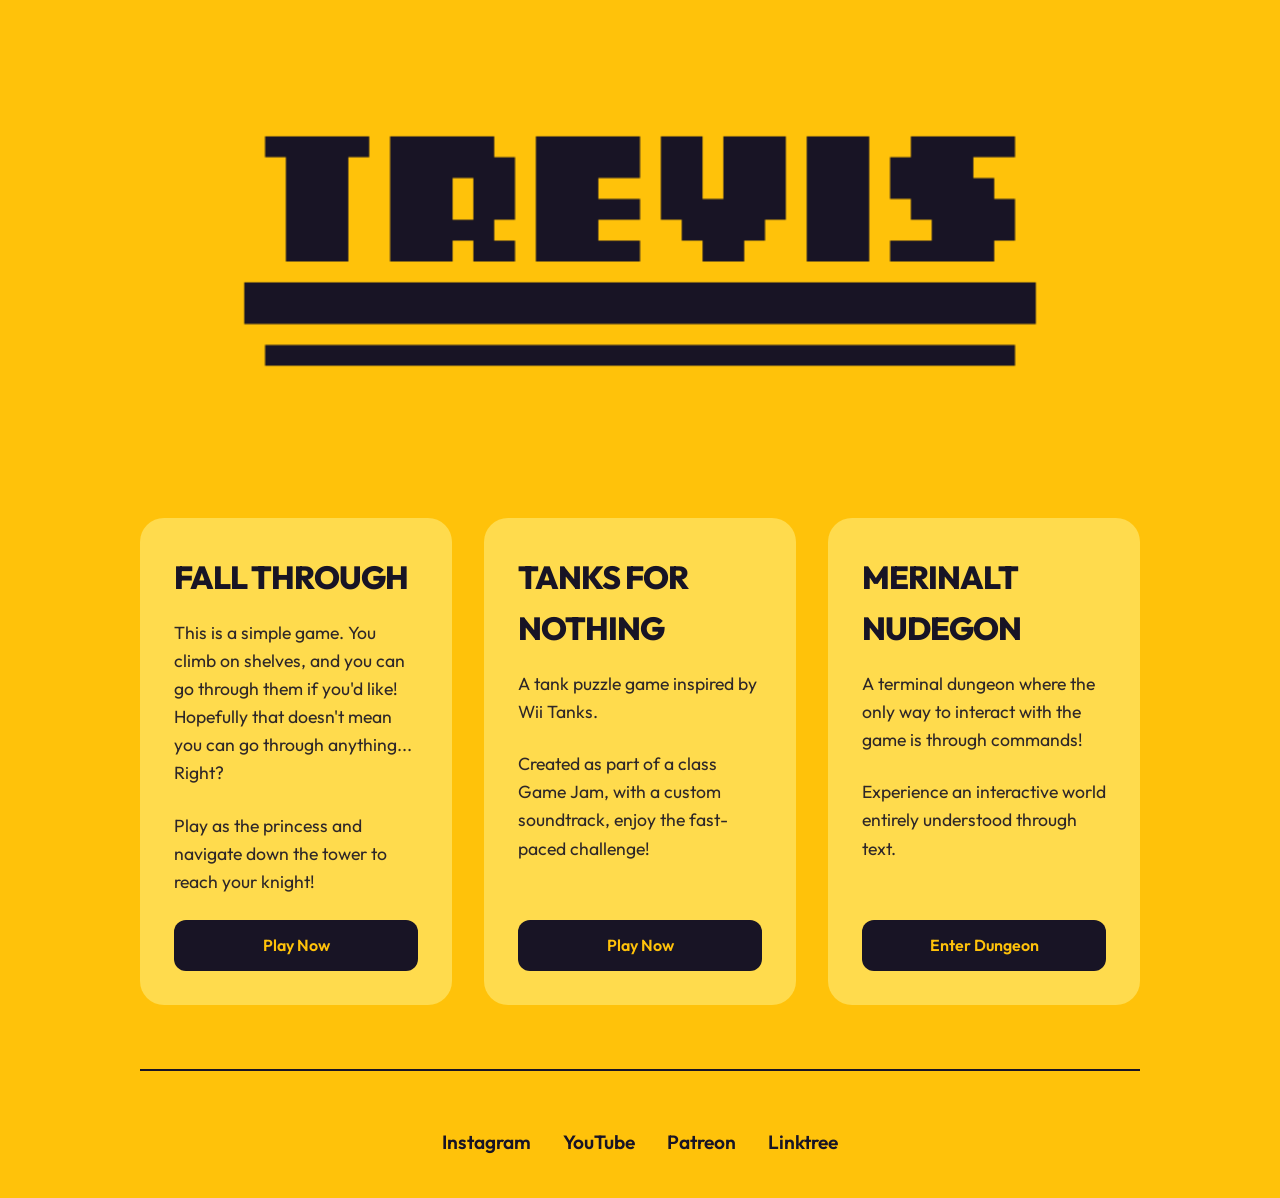
<file: index.html>
<!DOCTYPE html>
<html lang="en">

<head>
    <meta charset="UTF-8">
    <meta http-equiv="X-UA-Compatible" content="IE=edge">
    <meta name="viewport" content="width=device-width, initial-scale=1.0">
    <title>Trevorgames</title>
    <link rel="stylesheet" href="styles/style.css">
    <link rel="shortcut icon" type="x-icon" href="resources/images/profile.png">
</head>

<body>
    <div id="banner">
        <img src="resources/images/banner.png" alt="Trevis Game Dev Banner">
    </div>

    <div id="content">
        <a href="https://trevisgames.itch.io/fall-through" class="game-card" target="_blank">
            <div>
                <h2>Fall Through</h2>
                <p>This is a simple game. You climb on shelves, and you can go through them if you'd like! Hopefully
                    that doesn't mean you can go through anything... Right?</p>
                <p>Play as the princess and navigate down the tower to reach your knight!</p>
            </div>
            <span class="btn">Play Now</span>
        </a>

        <a href="https://lluisem.itch.io/tanks-for-nothing" class="game-card" target="_blank">
            <div>
                <h2>Tanks For Nothing</h2>
                <p>A tank puzzle game inspired by Wii Tanks.</p>
                <p>Created as part of a class Game Jam, with a custom soundtrack, enjoy the fast-paced challenge!</p>
            </div>
            <span class="btn">Play Now</span>
        </a>


        <a href="MerinaltNudegon/index.html" class="game-card" target="_blank">
            <div>
                <h2>Merinalt Nudegon</h2>
                <p>A terminal dungeon where the only way to interact with the game is through commands! </p>
                <p>Experience an interactive world entirely understood through text.</p>
            </div>
            <span class="btn">Enter Dungeon</span>
        </a>

    </div>

    <div id="footer">
        <a href="https://instagram.com/trevisgamedev" class="footer-link" target="_blank">Instagram</a>
        <a href="https://www.youtube.com/@TrevisGameDev" class="footer-link" target="_blank">YouTube</a>
        <a href="https://www.patreon.com/TrevisGameDev" class="footer-link" target="_blank">Patreon</a>
        <a href="https://linktr.ee/TrevisGameDev" class="footer-link" target="_blank">Linktree</a>
    </div>
</body>

</html>
</file>
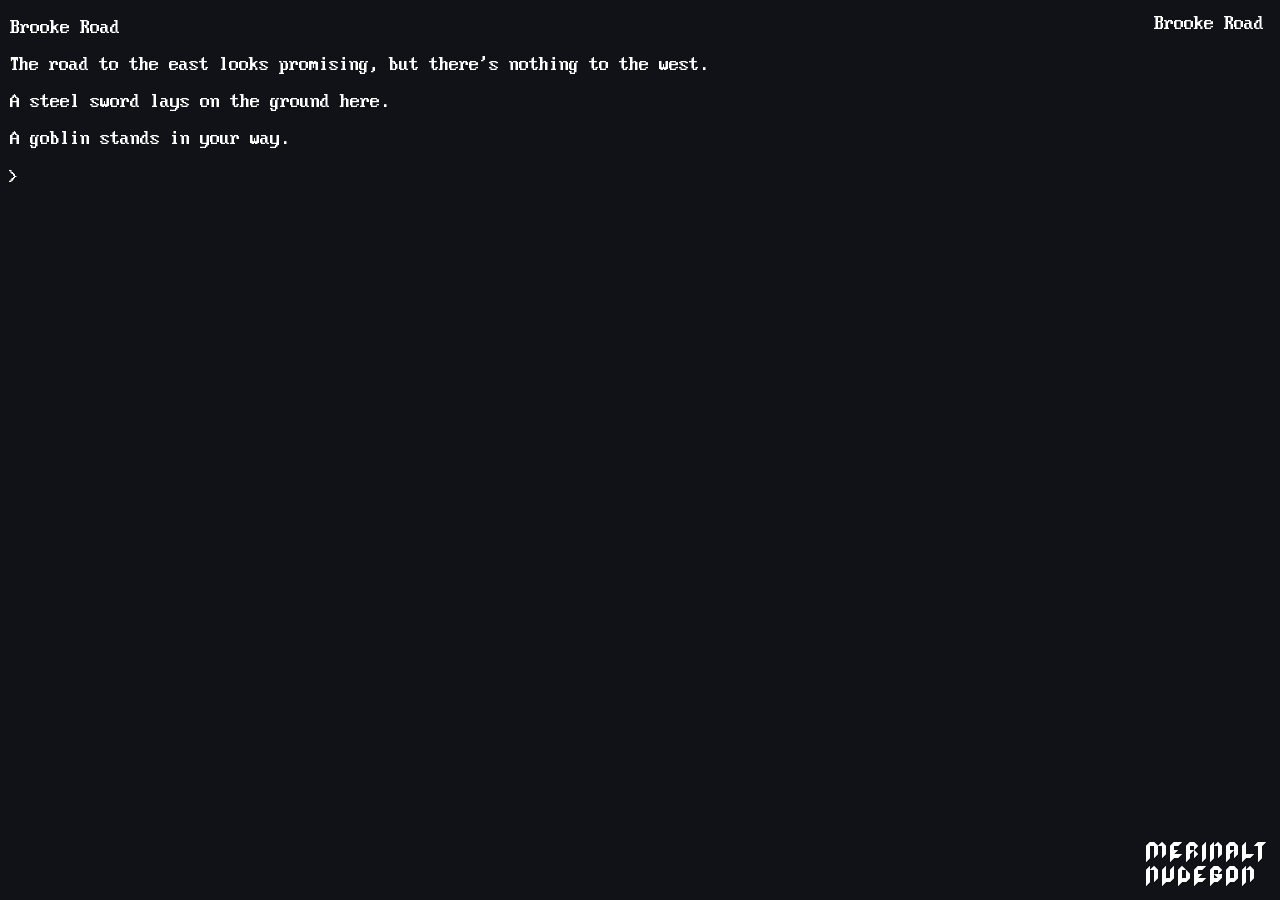
<file: MerinaltNudegon/index.html>
<!DOCTYPE html>
<html lang="en">
<head>
    <meta charset="UTF-8">
    <meta http-equiv="X-UA-Compatible" content="IE=edge">
    <meta name="viewport" content="width=device-width, initial-scale=1.0">
    <title>Merinalt Nudegon</title>
    <link rel="stylesheet" href="style.css">
    <link rel="shortcut icon" type="x-icon" href="images/misc/browser_logo.png">
</head>
<body>  
    <div id="Dungeon">
        <div id="terminal-output"></div>
        <div id="terminal-input">
            <span>>&nbsp</span>
            <input type="text" id="terminal-command">
        </div>
    </div>
    <div id="location"></div>
    <br>
    <br>
    <br>
    <br>
    <br>
    <script type="module" src="app.js"></script>
    <img id ="logo" src="images/misc/game_logo.png" alt="Image Not Found" width = 10%>
</body>
</html>
</file>
<file: styles/style.css>
@import url('https://fonts.googleapis.com/css2?family=Outfit:wght@300;400;600;800&display=swap');

:root {
    --bg: #ffc20a;
    --text: #181425;
    --accent: #ffdb4d;
    --shadow: rgba(24, 20, 37, 0.1);
    --transition: all 0.3s cubic-bezier(0.4, 0, 0.2, 1);
}

* {
    margin: 0;
    padding: 0;
    box-sizing: border-box;
    -webkit-font-smoothing: antialiased;
}

body {
    background-color: var(--bg);
    color: var(--text);
    font-family: 'Outfit', sans-serif;
    line-height: 1.6;
    overflow-x: hidden;
    padding: 2rem;
    display: flex;
    flex-direction: column;
    align-items: center;
    min-height: 100vh;
}

#banner {
    width: 100%;
    max-width: 1000px;
    margin-bottom: 3rem;
    border-radius: 20px;
    overflow: hidden;
}

#banner img {
    width: 100%;
    display: block;
}

#content {
    width: 100%;
    max-width: 1000px;
    display: grid;
    grid-template-columns: repeat(auto-fit, minmax(300px, 1fr));
    gap: 2rem;
    margin-bottom: 4rem;
}

.game-card {
    background: var(--accent);
    padding: 2rem;
    border-radius: 24px;
    text-decoration: none;
    color: var(--text);
    transition: var(--transition);
    border: 2px solid transparent;
    display: flex;
    flex-direction: column;
    justify-content: space-between;
}

.game-card:hover {
    transform: translateY(-8px) scale(1.02);
    border-color: var(--text);
    box-shadow: 8px 8px 0 var(--text);
}

.game-card h2 {
    font-size: 2rem;
    font-weight: 800;
    margin-bottom: 1rem;
    text-transform: uppercase;
    letter-spacing: -1px;
}

.game-card p {
    font-size: 1.1rem;
    opacity: 0.9;
    margin-bottom: 1.5rem;
}

.btn {
    display: inline-block;
    padding: 0.8rem 1.5rem;
    background: var(--text);
    color: var(--bg);
    border-radius: 12px;
    font-weight: 600;
    text-align: center;
    transition: var(--transition);
}

.game-card:hover .btn {
    background: var(--bg);
    color: var(--text);
    border: 2px solid var(--text);
}

#footer {
    width: 100%;
    max-width: 1000px;
    padding-top: 3rem;
    border-top: 2px solid var(--text);
    display: flex;
    justify-content: center;
    gap: 2rem;
    flex-wrap: wrap;
}

.footer-link {
    color: var(--text);
    text-decoration: none;
    font-weight: 600;
    font-size: 1.2rem;
    position: relative;
    padding: 0.5rem 0;
}

.footer-link::after {
    content: '';
    position: absolute;
    bottom: 0;
    left: 0;
    width: 0;
    height: 2px;
    background: var(--text);
    transition: var(--transition);
}

.footer-link:hover::after {
    width: 100%;
}

@media (max-width: 600px) {
    body {
        padding: 1rem;
    }

    #banner {
        margin-bottom: 2rem;
    }

    .game-card h2 {
        font-size: 1.5rem;
    }
}
</file>
<file: MerinaltNudegon/style.css>
@font-face {
    font-family: 'myFirstFont';
    src: url('fonts/clacon2.ttf');
}

body {
    background-color: #101218;
    color: #fff;
    font-size: 20px;
    font-family: 'myFirstFont', sans-serif;
}

#terminal-output {
    padding-left: 2px;
}

#terminal-input {
    display: flex;
    align-items: flex-end;
}

input[type="text"] {
    padding-top: 0px;
    font-size: 20px;
    background-color: transparent;
    border: none;
    color: #fff;
    font-family: 'myFirstFont', sans-serif;
    width: 100%;
}

#terminal-command {
    outline: none;
}

#location {
    position: fixed;
    padding-right: 16px;
    top: 16px;
    right: 0;
    background-color: transparent;
    border: none;
    color: #fff;
    font-family: 'myFirstFont', sans-serif;
}
#logo {
    position: fixed;
    bottom: 10px;
    right: 10px;
}
</file>
